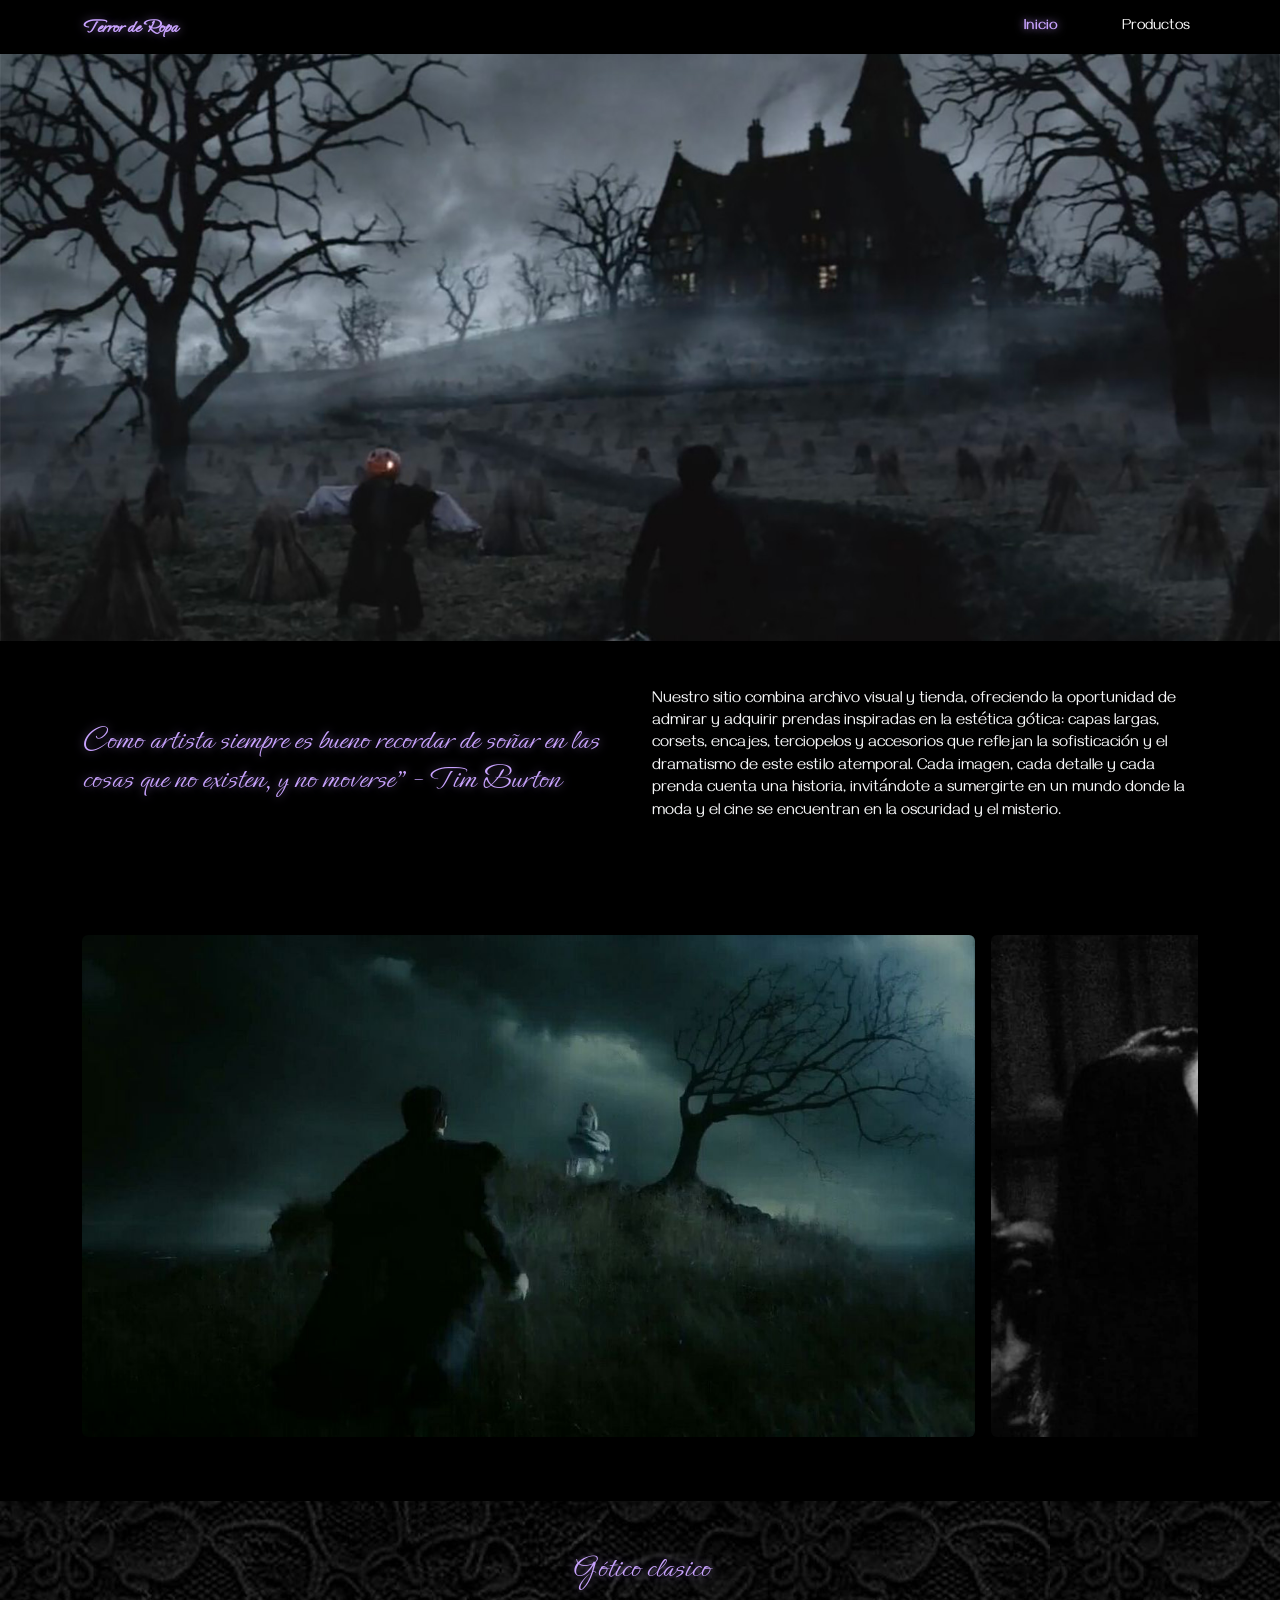
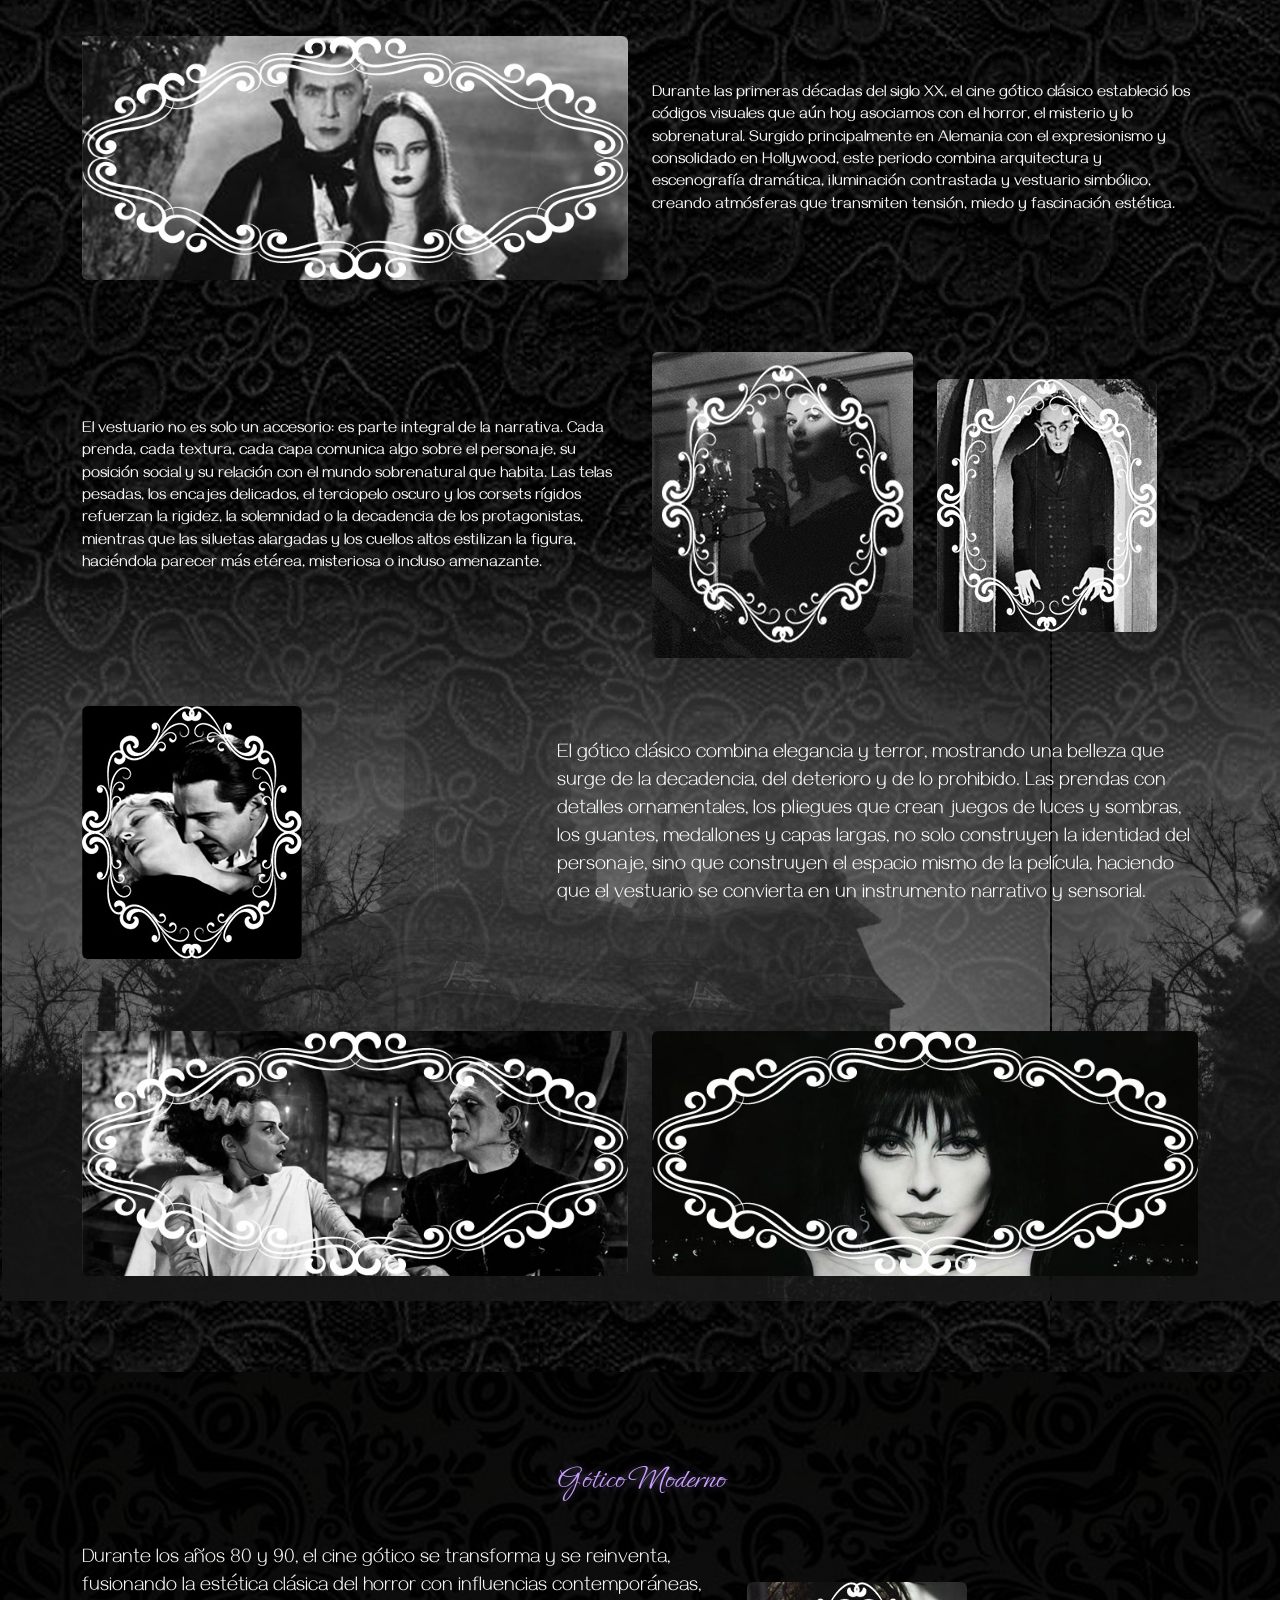
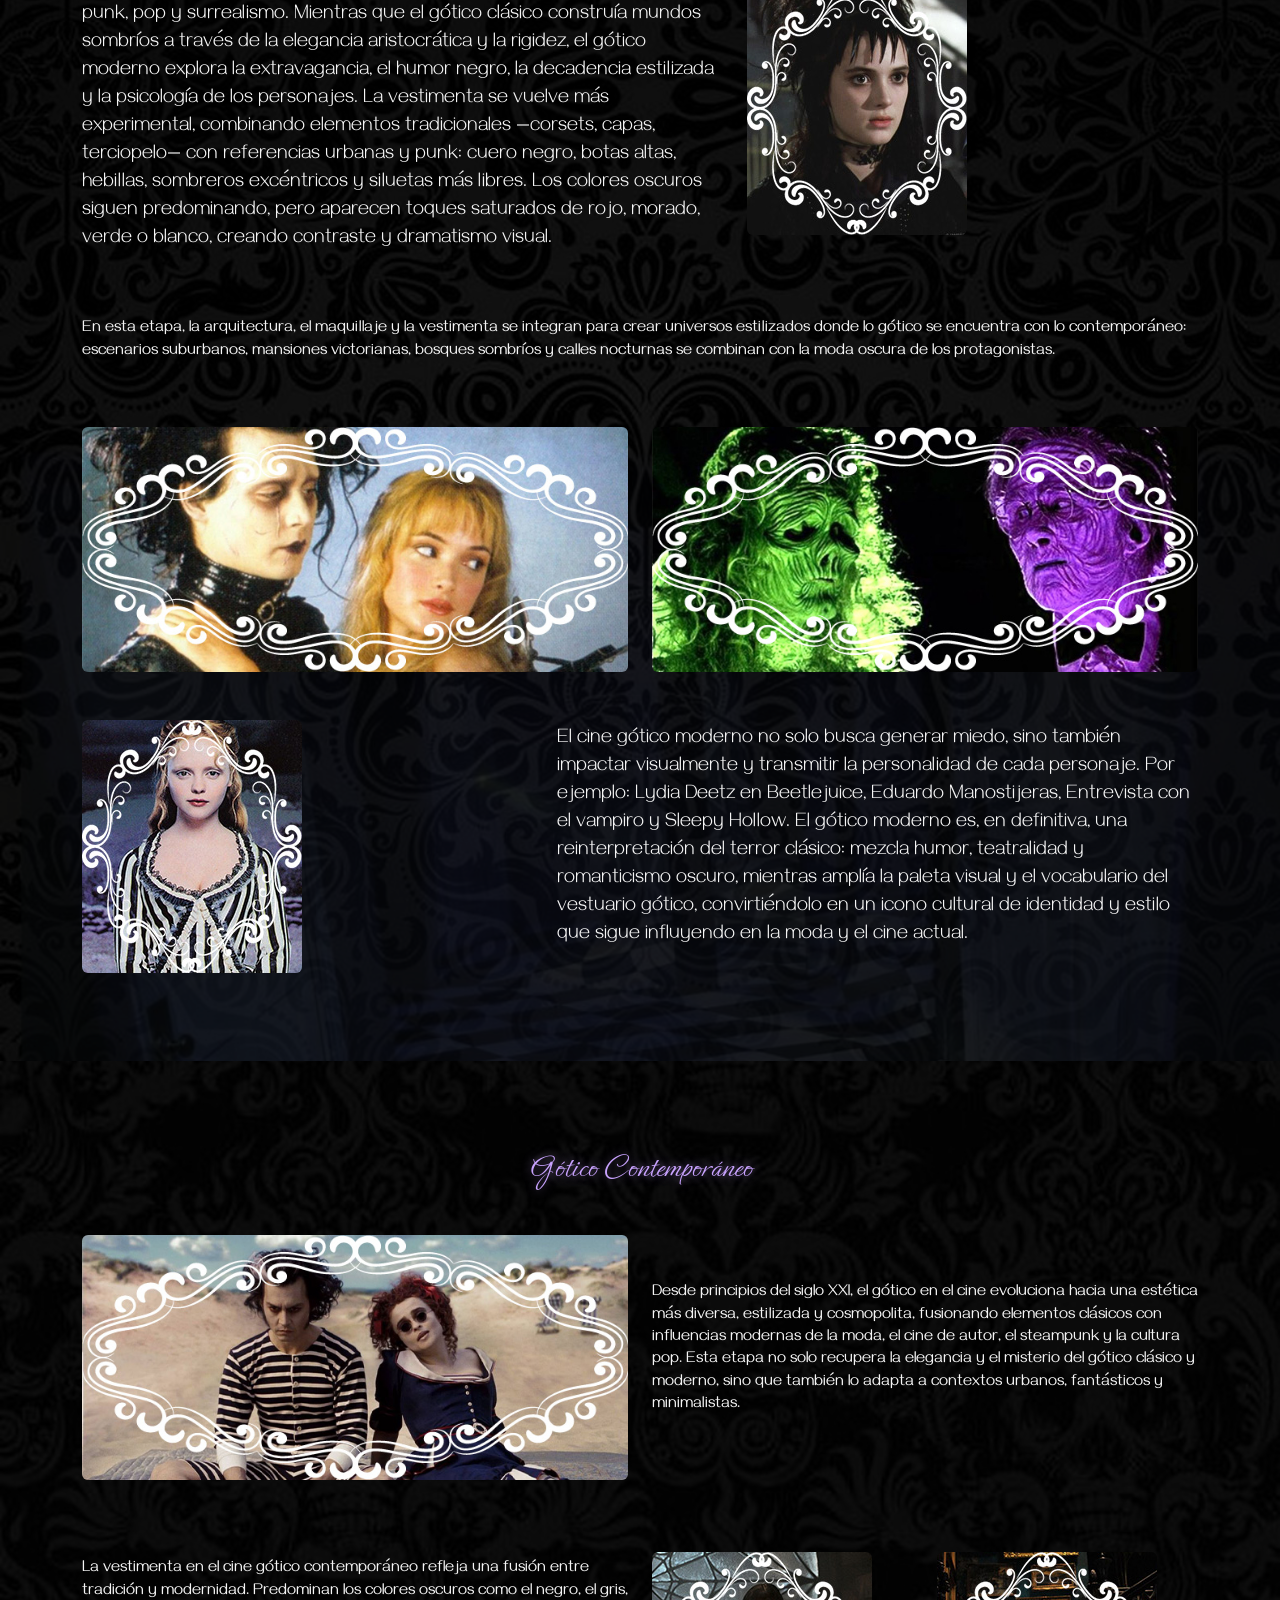
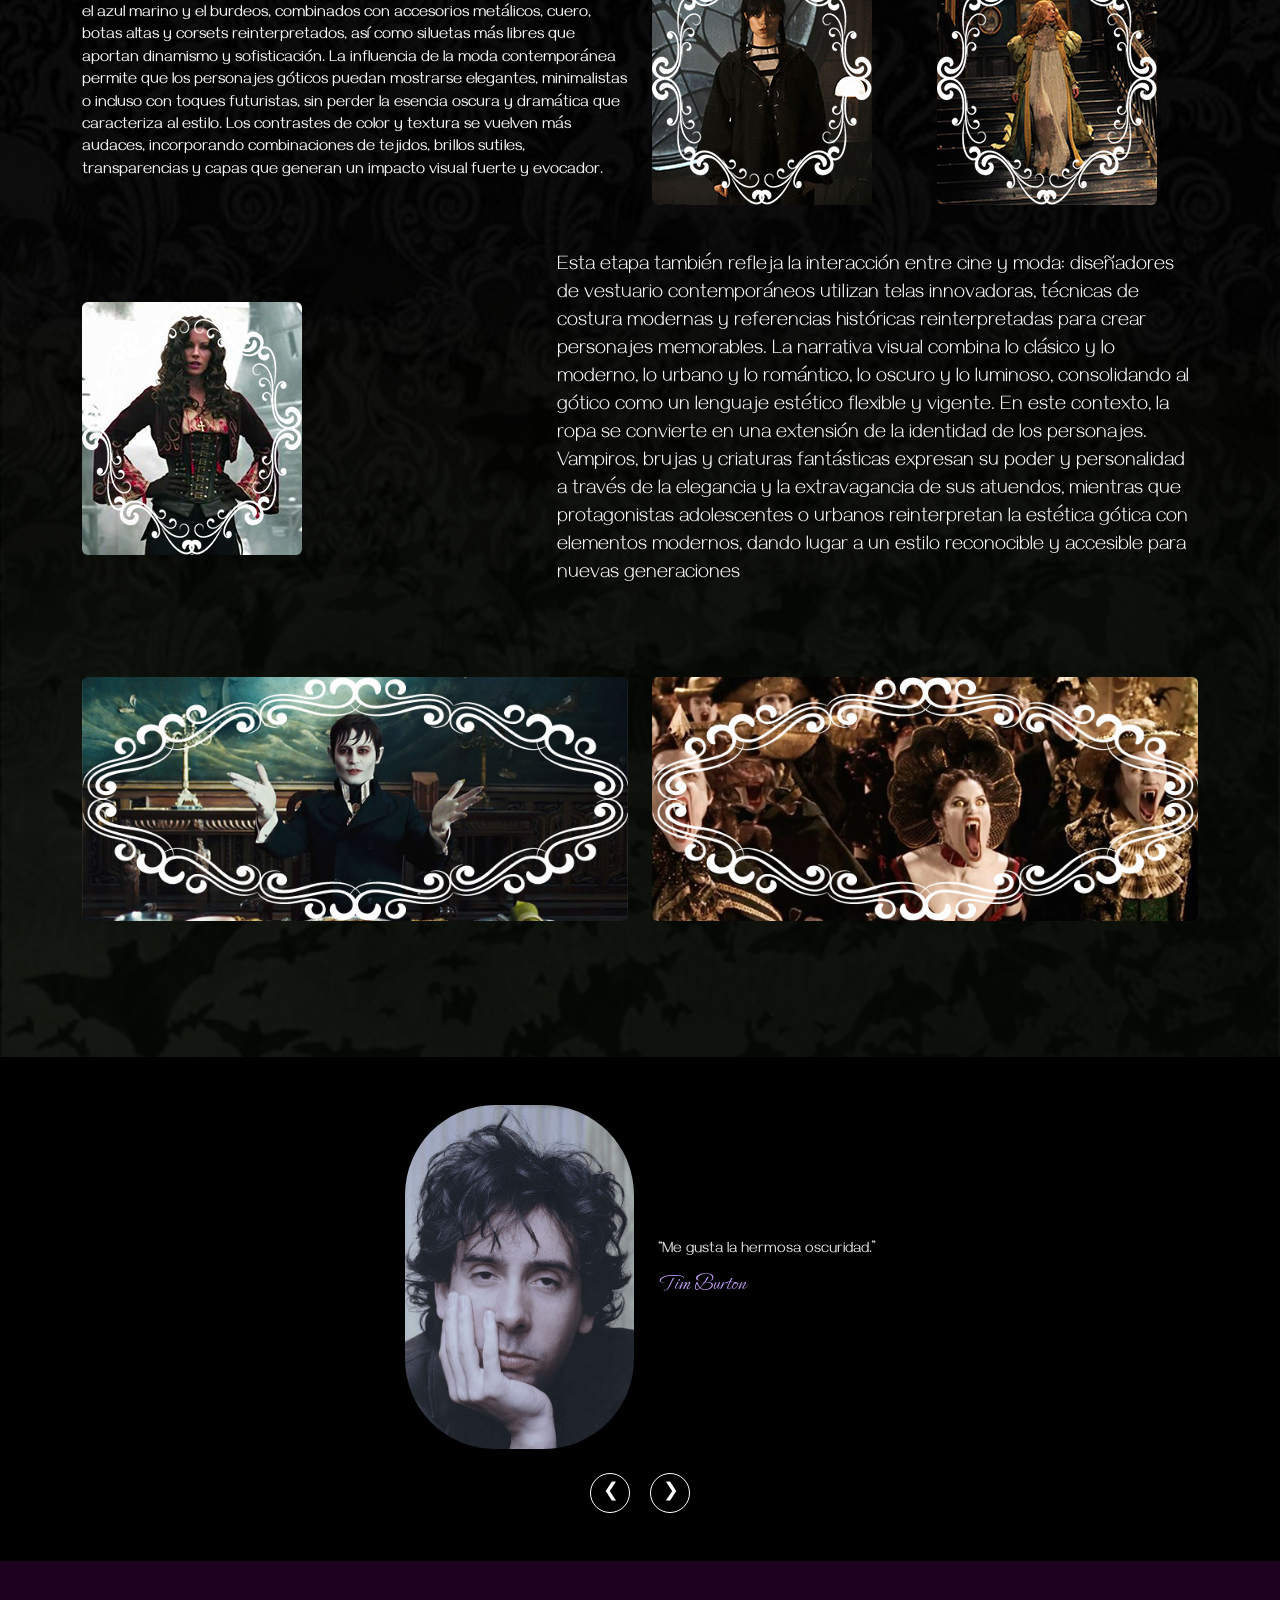
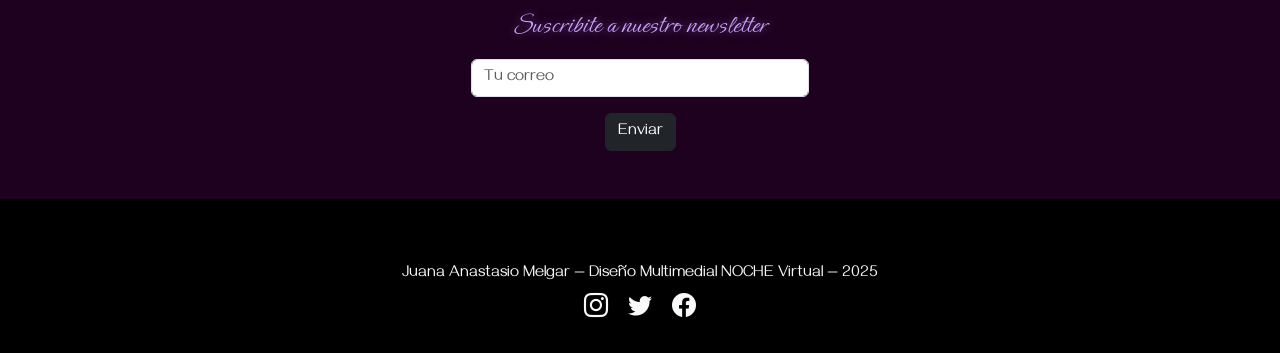
<file: index.html>
<!DOCTYPE html>
<html lang="es">
  <head>
    <meta charset="utf-8" />
    <meta name="viewport" content="width=device-width, initial-scale=1" />
    <title>Nombre de la página</title>

    <link
      href="https://cdn.jsdelivr.net/npm/bootstrap@5.3.2/dist/css/bootstrap.min.css"
      rel="stylesheet"/>

    <link
      href="https://fonts.googleapis.com/css2?family=Ephesis&family=Gayathri:wght@400;600&display=swap"
      rel="stylesheet"/>

    <link
      href="https://cdn.jsdelivr.net/npm/bootstrap-icons@1.11.3/font/bootstrap-icons.css"
      rel="stylesheet"/>

    <link rel="stylesheet" href="css/estilos.css" />
  </head>

  <body class="bg-black text-light">
    <!-- NAVBAR -->
    <header>
      <nav class="navbar navbar-expand-lg navbar-dark bg-black fixed-top">
        <div class="container">
          <a href="../index.html" class="titulo titulo navbar-brand fw-bold">Terror de Ropa</a>

          <button
            class="navbar-toggler"
            type="button"
            data-bs-toggle="collapse"
            data-bs-target="#navMenu">
            <span class="navbar-toggler-icon"></span>
          </button>

          <div class="collapse navbar-collapse" id="navMenu">
            <ul class="navbar-nav ms-auto">
              <li class="nav-item">
                <a href="../index.html" class="nav-link active">Inicio</a>
              </li>

              <li class="nav-item">
                <a href="secciones/productos.html" class="nav-link"
                  >Productos</a
                >
              </li>
            </ul>
          </div>
        </div>
      </nav>
    </header>

    <!-- HERO -->
    <section
      class="hero"
    >
      <picture>
        <source media="(max-width: 576px)" srcset="multimedia/intro_cel.jpg" />
        <source
          media="(max-width: 992px)"
          srcset="multimedia/intro_peli1_pc.jpg"
        />
        <img
          src="multimedia/intro_peli1_pc.jpg"
          alt="Portada productos"
          class="img-fluid w-100"
        />
      </picture>
    </section>
<!-- INTRO -->
    <section class="py-5 seccion-intro">
      <div class="container">
        <div class="row align-items-center">
          <div class="titulo col-md-6">
            <h2>
              Como artista siempre es bueno recordar de soñar en las cosas que
              no existen, y no moverse” – Tim Burton
            </h2>
          </div>
          <div class="col-md-6">
            <p>
              Nuestro sitio combina archivo visual y tienda, ofreciendo la
              oportunidad de admirar y adquirir prendas inspiradas en la
              estética gótica: capas largas, corsets, encajes, terciopelos y
              accesorios que reflejan la sofisticación y el dramatismo de este
              estilo atemporal. Cada imagen, cada detalle y cada prenda cuenta
              una historia, invitándote a sumergirte en un mundo donde la moda y
              el cine se encuentran en la oscuridad y el misterio.
            </p>
          </div>
        </div>
      </div>
    </section>

    <!-- 3 IMG SCROLL -->
    <section class="py-5 bg-black text-center">
      <div class="container">
        <div class="scroll-img-row">
          <picture>
            <source
              media="(max-width: 576px)"
              srcset="multimedia/img_peli1_cel.jpg"
            />
            <source
              media="(max-width: 992px)"
              srcset="multimedia/img_peli1.jpg"
            />
            <source
              media="(min-width: 993px)"
              srcset="multimedia/img_peli1.jpg"
            />
            <img
              src="multimedia/img_peli1.jpg"
              class="img-fluid rounded sombra"
              alt="Imagen 1"
            />
          </picture>

          <picture>
            <source
              media="(max-width: 576px)"
              srcset="multimedia/img_peli2_cel.jpg"
            />
            <source
              media="(max-width: 992px)"
              srcset="multimedia/img_peli2.jpg"
            />
            <source
              media="(min-width: 993px)"
              srcset="multimedia/img_peli2.jpg"
            />
            <img
              src="multimedia/img_peli2.jpg"
              class="img-fluid rounded sombra"
              alt="Imagen 2"
            />
          </picture>

          <picture>
            <source
              media="(max-width: 576px)"
              srcset="multimedia/img_peli3.jpg"
            />
            <source
              media="(max-width: 992px)"
              srcset="multimedia/img_peli3.jpg"
            />
            <source
              media="(min-width: 993px)"
              srcset="multimedia/img_peli3.jpg"
            />
            <img
              src="multimedia/img_peli3.jpg"
              class="img-fluid rounded sombra"
              alt="Imagen 3"
            />
          </picture>
        </div>
      </div>
    </section>

    <!-- SECCIONES TEMÁTICAS -->

    <section id="gotico-clasico" class="py-5">
      <div class="container">
        <h2 class="titulo text-center mb-4">Gótico clasico</h2>

        <!-- Fila 1 -->
        <div class="row g-4 align-items-center mt-4">
          <div class="col-md-6">
            <picture>
              <source
                media="(max-width: 576px)"
                srcset="multimedia/clasico1_cel.jpg"
              />
              <source
                media="(max-width: 992px)"
                srcset="multimedia/clasico1_pc.jpg"
              />
              <source
                media="(min-width: 993px)"
                srcset="multimedia/clasico1_pc.jpg"
              />
              <img
                src="multimedia/clasico1_pc.jpg"
                class="img-fluid rounded img-small"
              />
            </picture>
          </div>

          <div class="col-md-6">
            <p class="texto-grande">
              Durante las primeras décadas del siglo XX, el cine gótico clásico
              estableció los códigos visuales que aún hoy asociamos con el
              horror, el misterio y lo sobrenatural. Surgido principalmente en
              Alemania con el expresionismo y consolidado en Hollywood, este
              periodo combina arquitectura y escenografía dramática, iluminación
              contrastada y vestuario simbólico, creando atmósferas que
              transmiten tensión, miedo y fascinación estética.
            </p>
          </div>
        </div>

        <!-- Fila 2 -->
        <div class="row g-4 align-items-center mt-5">
          <div class="col-md-6">
            <p class="texto-grande">
              El vestuario no es solo un accesorio: es parte integral de la
              narrativa. Cada prenda, cada textura, cada capa comunica algo
              sobre el personaje, su posición social y su relación con el mundo
              sobrenatural que habita. Las telas pesadas, los encajes delicados,
              el terciopelo oscuro y los corsets rígidos refuerzan la rigidez,
              la solemnidad o la decadencia de los protagonistas, mientras que
              las siluetas alargadas y los cuellos altos estilizan la figura,
              haciéndola parecer más etérea, misteriosa o incluso amenazante.
            </p>
          </div>

          <div class="col-md-3">
            <picture>
              <source
                media="(max-width: 576px)"
                srcset="multimedia/clasico2_cel.jpg"
              />
              <source
                media="(max-width: 992px)"
                srcset="multimedia/clasico2_pc.jpg"
              />
              <source
                media="(min-width: 993px)"
                srcset="multimedia/clasico2_pc.jpg"
              />
              <img
                src="multimedia/clasico2_pc.jpg"
                class="img-fluid rounded img-small"
              />
            </picture>
          </div>

          <div class="col-md-3">
            <picture>
              <source
                media="(max-width: 576px)"
                srcset="multimedia/clasico3_cel.jpg"
              />
              <source
                media="(max-width: 992px)"
                srcset="multimedia/clasico3_pc.jpg"
              />
              <source
                media="(min-width: 993px)"
                srcset="multimedia/clasico3_pc.jpg"
              />
              <img
                src="multimedia/clasico3_pc.jpg"
                class="img-fluid rounded img-small"
              />
            </picture>
          </div>
        </div>

        <!-- Fila 3 -->
        <div class="row align-items-center mt-5">
          <div class="col-md-5">
            <picture>
              <source
                media="(max-width: 576px)"
                srcset="multimedia/clasico4_cel.jpg"
              />
              <source
                media="(max-width: 992px)"
                srcset="multimedia/clasico4_pc.jpg"
              />
              <source
                media="(min-width: 993px)"
                srcset="multimedia/clasico4_pc.jpg"
              />
              <img
                src="multimedia/clasico4_pc.jpg"
                class="img-fluid rounded img-small"
              />
            </picture>
          </div>

          <div class="col-md-7">
            <p class="lead">
              El gótico clásico combina elegancia y terror, mostrando una
              belleza que surge de la decadencia, del deterioro y de lo
              prohibido. Las prendas con detalles ornamentales, los pliegues que
              crean juegos de luces y sombras, los guantes, medallones y capas
              largas, no solo construyen la identidad del personaje, sino que
              construyen el espacio mismo de la película, haciendo que el
              vestuario se convierta en un instrumento narrativo y sensorial.
            </p>
          </div>
        </div>

        <!-- Fila 4 -->
        <div class="row g-4 mt-5 mb-5">
          <div class="col-md-6">
            <picture>
              <source
                media="(max-width: 576px)"
                srcset="multimedia/clasico5_cel.jpg"
              />
              <source
                media="(max-width: 992px)"
                srcset="multimedia/clasico5_pc.jpg"
              />
              <source
                media="(min-width: 993px)"
                srcset="multimedia/clasico5_pc.jpg"
              />
              <img
                src="multimedia/clasico5_pc.jpg"
                class="img-fluid rounded img-small"
              />
            </picture>
          </div>
          <div class="col-md-6">
            <picture>
              <source
                media="(max-width: 576px)"
                srcset="multimedia/clasico6_cel.jpg"
              />
              <source
                media="(max-width: 992px)"
                srcset="multimedia/clasico6_pc.jpg"
              />
              <source
                media="(min-width: 993px)"
                srcset="multimedia/clasico6_pc.jpg"
              />
              <img
                src="multimedia/clasico6_pc.jpg"
                class="img-fluid rounded img-small"
              />
            </picture>
          </div>
        </div>
      </div>
    </section>

    <section class="tema" id="moderno">
      <div class="overlay-dark"></div>
      <div class="container position-relative py-5">
        <h2 class="titulo text-center mb-5">Gótico Moderno</h2>

        <!-- Fila 1 -->
        <div class="row align-items-center mb-5">
          <div class="col-md-7">
            <p class="lead">
              Durante los años 80 y 90, el cine gótico se transforma y se
              reinventa, fusionando la estética clásica del horror con
              influencias contemporáneas, punk, pop y surrealismo. Mientras que
              el gótico clásico construía mundos sombríos a través de la
              elegancia aristocrática y la rigidez, el gótico moderno explora la
              extravagancia, el humor negro, la decadencia estilizada y la
              psicología de los personajes. La vestimenta se vuelve más
              experimental, combinando elementos tradicionales —corsets, capas,
              terciopelo— con referencias urbanas y punk: cuero negro, botas
              altas, hebillas, sombreros excéntricos y siluetas más libres. Los
              colores oscuros siguen predominando, pero aparecen toques
              saturados de rojo, morado, verde o blanco, creando contraste y
              dramatismo visual.
            </p>
          </div>

          <div class="col-md-5">
            <picture>
              <source
                media="(max-width: 576px)"
                srcset="multimedia/moderno1_cel.jpg"
              />
              <source
                media="(max-width: 992px)"
                srcset="multimedia/moderno1_pc.jpg"
              />
              <source
                media="(min-width: 993px)"
                srcset="multimedia/moderno1_pc.jpg"
              />
              <img
                src="multimedia/moderno1_pc.jpg"
                class="img-fluid rounded img-small"
              />
            </picture>
          </div>
        </div>

        <!-- Fila 2 -->
        <div class="row mb-5">
          <div class="col-12">
            <p>
              En esta etapa, la arquitectura, el maquillaje y la vestimenta se
              integran para crear universos estilizados donde lo gótico se
              encuentra con lo contemporáneo: escenarios suburbanos, mansiones
              victorianas, bosques sombríos y calles nocturnas se combinan con
              la moda oscura de los protagonistas.
            </p>
          </div>
        </div>

        <!-- Fila 3 -->
        <div class="row g-4 mb-5">
          <div class="col-md-6">
            <picture>
              <source
                media="(max-width: 576px)"
                srcset="multimedia/moderno2_cel.jpg"
              />
              <source
                media="(max-width: 992px)"
                srcset="multimedia/moderno2_pc.jpg"
              />
              <source
                media="(min-width: 993px)"
                srcset="multimedia/moderno2_pc.jpg"
              />
              <img
                src="multimedia/moderno2_pc.jpg"
                class="img-fluid rounded img-small"
              />
            </picture>
          </div>
          <div class="col-md-6">
            <picture>
              <source
                media="(max-width: 576px)"
                srcset="multimedia/moderno3_cel.jpg"
              />
              <source
                media="(max-width: 992px)"
                srcset="multimedia/moderno3_pc.jpg"
              />
              <source
                media="(min-width: 993px)"
                srcset="multimedia/moderno3_pc.jpg"
              />
              <img
                src="multimedia/moderno3_pc.jpg"
                class="img-fluid rounded img-small"
              />
            </picture>
          </div>
        </div>

        <!-- Fila 4 -->
        <div class="row align-items-center mt-5">
          <div class="col-md-5">
            <picture>
              <source
                media="(max-width: 576px)"
                srcset="multimedia/moderno4_cel.jpg"
              />
              <source
                media="(max-width: 992px)"
                srcset="multimedia/moderno4_pc.jpg"
              />
              <source
                media="(min-width: 993px)"
                srcset="multimedia/moderno4_pc.jpg"
              />
              <img
                src="multimedia/moderno4_pc.jpg"
                class="img-fluid rounded img-small"
              />
            </picture>
          </div>

          <div class="col-md-7">
            <p class="lead">
              El cine gótico moderno no solo busca generar miedo, sino también
              impactar visualmente y transmitir la personalidad de cada
              personaje. Por ejemplo: Lydia Deetz en Beetlejuice, Eduardo
              Manostijeras, Entrevista con el vampiro y Sleepy Hollow. El gótico
              moderno es, en definitiva, una reinterpretación del terror
              clásico: mezcla humor, teatralidad y romanticismo oscuro, mientras
              amplía la paleta visual y el vocabulario del vestuario gótico,
              convirtiéndolo en un icono cultural de identidad y estilo que
              sigue influyendo en la moda y el cine actual.
            </p>
          </div>
        </div>
      </div>
    </section>

    <section class="tema" id="contemporaneo">
      <div class="overlay-dark"></div>
      <div class="container position-relative py-5">
        <h2 class="titulo text-center mb-4">Gótico Contemporáneo</h2>

        <!-- Fila 1 -->
        <div class="row g-4 align-items-center mt-4">
          <div class="col-md-6">
            <picture>
              <source
                media="(max-width: 576px)"
                srcset="multimedia/contempo1_cel.jpg"
              />
              <source
                media="(max-width: 992px)"
                srcset="multimedia/contempo1_pc.jpg"
              />
              <source
                media="(min-width: 993px)"
                srcset="multimedia/contempo1_pc.jpg"
              />
              <img
                src="multimedia/contempo1_pc.jpg"
                class="img-fluid rounded img-small"
              />
            </picture>
          </div>

          <div class="col-md-6">
            <p class="texto-grande">
              Desde principios del siglo XXI, el gótico en el cine evoluciona
              hacia una estética más diversa, estilizada y cosmopolita,
              fusionando elementos clásicos con influencias modernas de la moda,
              el cine de autor, el steampunk y la cultura pop. Esta etapa no
              solo recupera la elegancia y el misterio del gótico clásico y
              moderno, sino que también lo adapta a contextos urbanos,
              fantásticos y minimalistas.
            </p>
          </div>
        </div>

        <!-- Fila 2 -->
        <div class="row g-4 align-items-center mt-5">
          <div class="col-md-6">
            <p class="texto-grande">
              La vestimenta en el cine gótico contemporáneo refleja una fusión
              entre tradición y modernidad. Predominan los colores oscuros como
              el negro, el gris, el azul marino y el burdeos, combinados con
              accesorios metálicos, cuero, botas altas y corsets
              reinterpretados, así como siluetas más libres que aportan
              dinamismo y sofisticación. La influencia de la moda contemporánea
              permite que los personajes góticos puedan mostrarse elegantes,
              minimalistas o incluso con toques futuristas, sin perder la
              esencia oscura y dramática que caracteriza al estilo. Los
              contrastes de color y textura se vuelven más audaces, incorporando
              combinaciones de tejidos, brillos sutiles, transparencias y capas
              que generan un impacto visual fuerte y evocador.
            </p>
          </div>

          <div class="col-md-3">
            <picture>
              <source
                media="(max-width: 576px)"
                srcset="multimedia/contempo2_cel.jpg"
              />
              <source
                media="(max-width: 992px)"
                srcset="multimedia/contempo2_pc.jpg"
              />
              <source
                media="(min-width: 993px)"
                srcset="multimedia/contempo2_pc.jpg"
              />
              <img
                src="multimedia/contempo2_pc.jpg"
                class="img-fluid rounded img-small"
              />
            </picture>
          </div>

          <div class="col-md-3">
            <picture>
              <source
                media="(max-width: 576px)"
                srcset="multimedia/contempo3_cel.jpg"
              />
              <source
                media="(max-width: 992px)"
                srcset="multimedia/contempo3_pc.jpg"
              />
              <source
                media="(min-width: 993px)"
                srcset="multimedia/contempo3_pc.jpg"
              />
              <img
                src="multimedia/contempo3_pc.jpg"
                class="img-fluid rounded img-small"
              />
            </picture>
          </div>
        </div>

        <!-- Fila 3 -->
        <div class="row align-items-center mt-5">
          <div class="col-md-5">
            <picture>
              <source
                media="(max-width: 576px)"
                srcset="multimedia/contempo4_cel.jpg"
              />
              <source
                media="(max-width: 992px)"
                srcset="multimedia/contempo4_pc.jpg"
              />
              <source
                media="(min-width: 993px)"
                srcset="multimedia/contempo4_pc.jpg"
              />
              <img
                src="multimedia/contempo4_pc.jpg"
                class="img-fluid rounded img-small"
              />
            </picture>
          </div>

          <div class="col-md-7">
            <p class="lead">
              Esta etapa también refleja la interacción entre cine y moda:
              diseñadores de vestuario contemporáneos utilizan telas
              innovadoras, técnicas de costura modernas y referencias históricas
              reinterpretadas para crear personajes memorables. La narrativa
              visual combina lo clásico y lo moderno, lo urbano y lo romántico,
              lo oscuro y lo luminoso, consolidando al gótico como un lenguaje
              estético flexible y vigente. En este contexto, la ropa se
              convierte en una extensión de la identidad de los personajes.
              Vampiros, brujas y criaturas fantásticas expresan su poder y
              personalidad a través de la elegancia y la extravagancia de sus
              atuendos, mientras que protagonistas adolescentes o urbanos
              reinterpretan la estética gótica con elementos modernos, dando
              lugar a un estilo reconocible y accesible para nuevas generaciones
            </p>
          </div>
        </div>

        <!-- Fila 4 -->
        <div class="row g-4 mt-5 mb-5">
          <div class="col-md-6">
            <picture>
              <source
                media="(max-width: 576px)"
                srcset="multimedia/contempo5_cel.jpg"
              />
              <source
                media="(max-width: 992px)"
                srcset="multimedia/contempo5_pc.jpg"
              />
              <source
                media="(min-width: 993px)"
                srcset="multimedia/contempo5_pc.jpg"
              />
              <img
                src="multimedia/contempo5_pc.jpg"
                class="img-fluid rounded img-small"
              />
            </picture>
          </div>
          <div class="col-md-6">
            <picture>
              <source
                media="(max-width: 576px)"
                srcset="multimedia/contempo6_cel.jpg"
              />
              <source
                media="(max-width: 992px)"
                srcset="multimedia/contempo6_pc.jpg"
              />
              <source
                media="(min-width: 993px)"
                srcset="multimedia/contempo6_pc.jpg"
              />
              <img
                src="multimedia/contempo6_pc.jpg"
                class="img-fluid rounded img-small"
              />
            </picture>
          </div>
        </div>
      </div>
    </section>

    <!-- CARRUSEL -->
    <section class="py-5 carrusel-autores">
      <div class="container d-flex flex-column align-items-center">
        <div
          id="carruselAutores"
          class="carousel slide"
          data-bs-ride="carousel"
        >
          <div class="carousel-inner">
            <div class="carousel-item active">
              <div
                class="d-flex justify-content-center align-items-center gap-4 slide-contenido"
              >
                <picture>
                  <source
                    media="(max-width: 576px)"
                    srcset="multimedia/nota_autor1_cel.jpg"
                  />
                  <source
                    media="(max-width: 992px)"
                    srcset="multimedia/nota_autor1.jpg"
                  />
                  <source
                    media="(min-width: 993px)"
                    srcset="multimedia/nota_autor1.jpg"
                  />
                  <img
                    src="multimedia/nota_autor1.jpg"
                    class="foto-autor"
                    alt="Autor 1"
                  />
                </picture>
                <div class="texto-autor">
                  <p class="frase">“Me gusta la hermosa oscuridad.”</p>
                  <p class="autor">Tim Burton</p>
                </div>
              </div>
            </div>

            <div class="carousel-item">
              <div
                class="d-flex justify-content-center align-items-center gap-4 slide-contenido"
              >
                <picture>
                  <source
                    media="(max-width: 576px)"
                    srcset="multimedia/nota_autor2_cel.jpg"
                  />
                  <source
                    media="(max-width: 992px)"
                    srcset="multimedia/nota_autor2.jpg"
                  />
                  <source
                    media="(min-width: 993px)"
                    srcset="multimedia/nota_autor2.jpg"
                  />
                  <img
                    src="multimedia/nota_autor2.jpg"
                    class="foto-autor"
                    alt="Autor 2"
                  />
                </picture>
                <div class="texto-autor">
                  <p class="frase">
                    “Los cuentos de hadas son más que verdad: no porque nos
                    digan que los dragones existen, sino porque nos enseñan que
                    pueden ser vencidos.”
                  </p>
                  <p class="autor">Guillermo del Toro</p>
                </div>
              </div>
            </div>
          </div>

          <div class="text-center mt-4">
            <button
              class="btn flecha me-3"
              type="button"
              data-bs-target="#carruselAutores"
              data-bs-slide="prev"
            >
              ❮
            </button>
            <button
              class="btn flecha"
              type="button"
              data-bs-target="#carruselAutores"
              data-bs-slide="next"
            >
              ❯
            </button>
          </div>
        </div>
      </div>
    </section>

    <section class="py-5 text-center fondo-newsletter">
      <div class="container">
        <h3 class="titulo mb-3">Suscribite a nuestro newsletter</h3>
        <form class="d-inline-block" style="max-width: 400px">
          <input
            type="email"
            class="form-control mb-3"
            placeholder="Tu correo"
          />
          <button type="submit" class="btn btn-dark">Enviar</button>
        </form>
      </div>
    </section>

    <footer class="py-4 bg-black text-center">
      <p class="mb-0">
        Juana Anastasio Melgar — Diseño Multimedial NOCHE Virtual — 2025
      </p>
      <div class="mt-2">
        <a href="#" class="text-light mx-2"
          ><i class="bi bi-instagram fs-4"></i
        ></a>
        <a href="#" class="text-light mx-2"
          ><i class="bi bi-twitter fs-4"></i
        ></a>
        <a href="#" class="text-light mx-2"
          ><i class="bi bi-facebook fs-4"></i
        ></a>
      </div>
    </footer>

    <script src="https://cdn.jsdelivr.net/npm/bootstrap@5.3.2/dist/js/bootstrap.bundle.min.js"></script>
  </body>
</html>
</file>
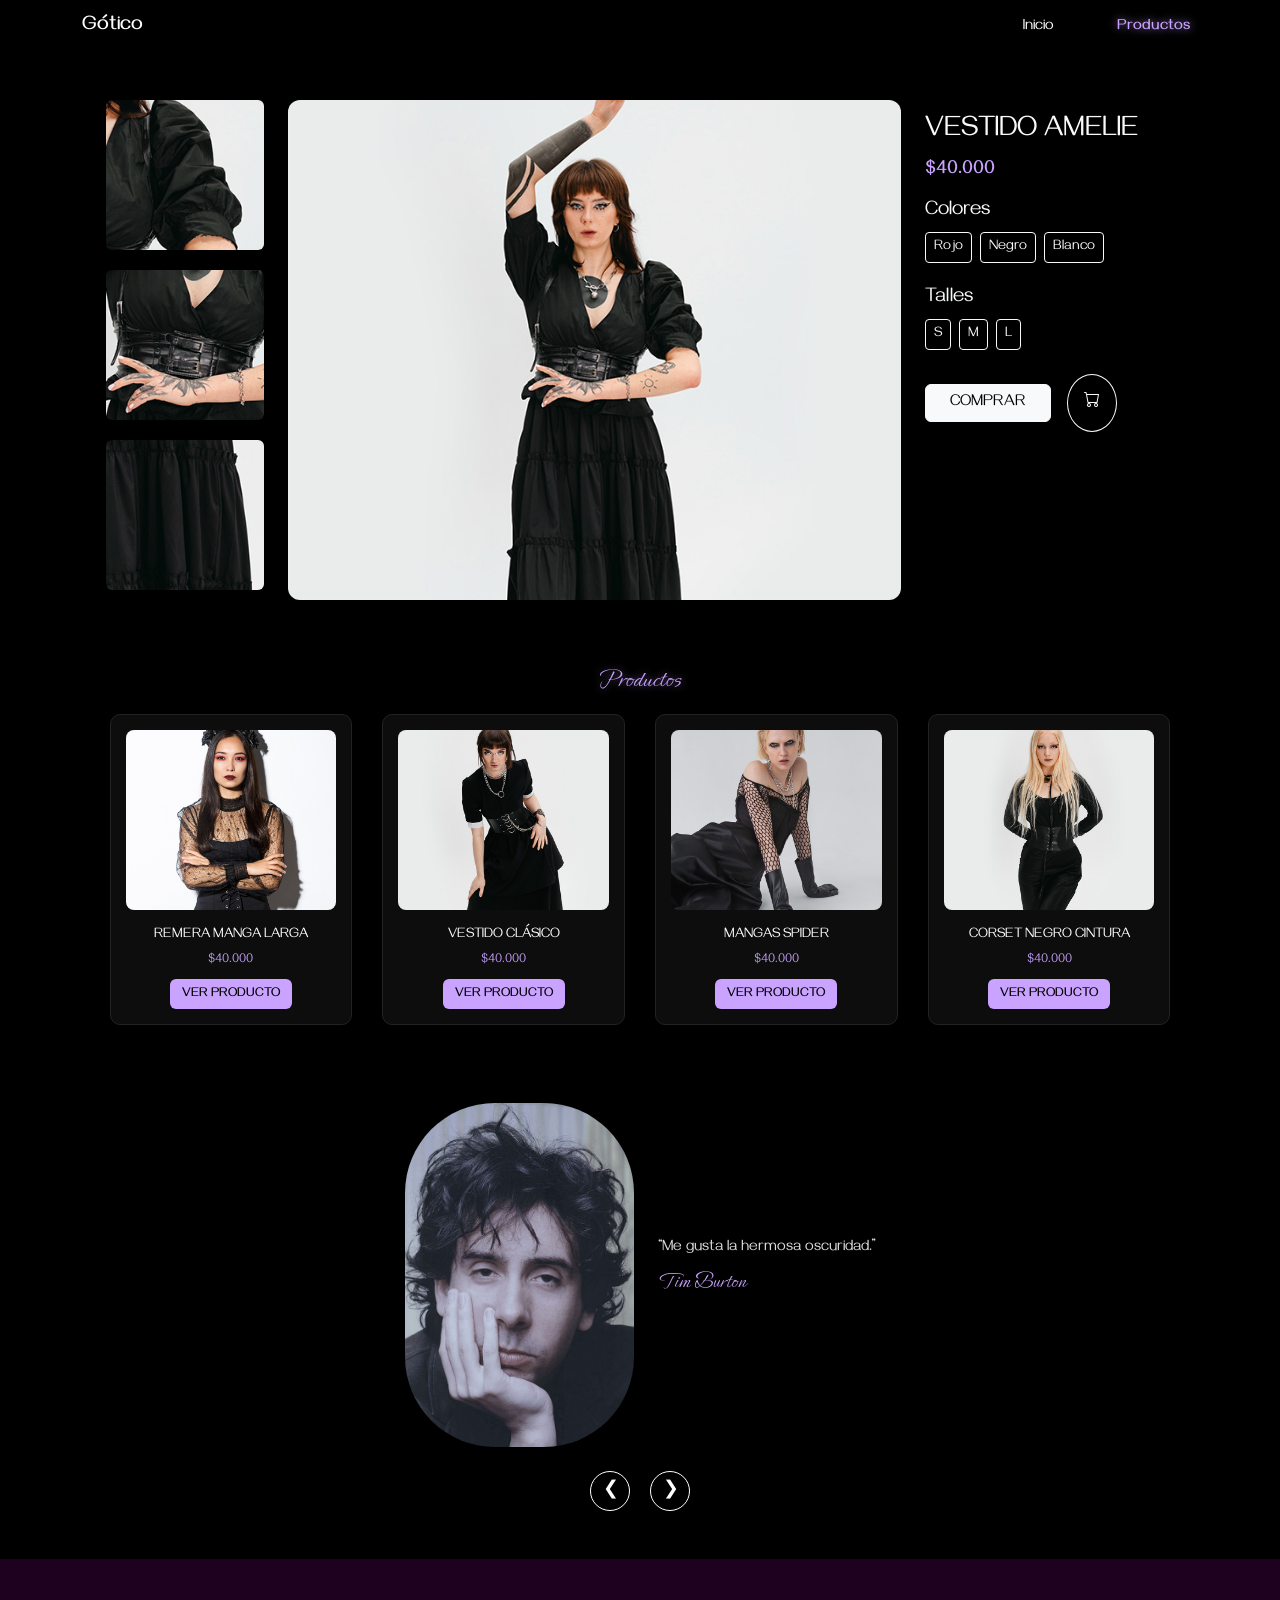
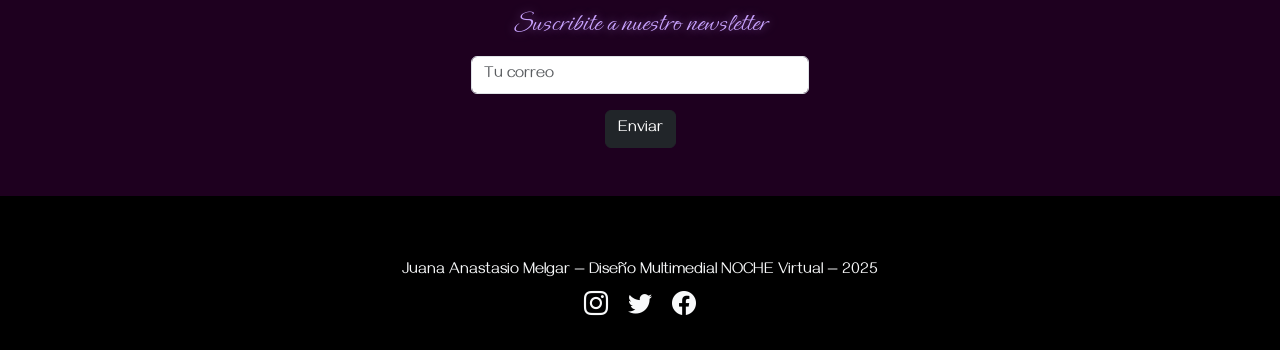
<file: secciones/detalle-producto.html>
<!DOCTYPE html>
<html lang="es">
  <head>
    <meta charset="UTF-8" />
    <meta name="viewport" content="width=device-width, initial-scale=1.0" />
    <title>Detalle del Producto</title>

    <link
      href="https://cdn.jsdelivr.net/npm/bootstrap@5.3.2/dist/css/bootstrap.min.css"
      rel="stylesheet"
    />

    <link
      href="https://fonts.googleapis.com/css2?family=Ephesis&family=Gayathri:wght@400;600&display=swap"
      rel="stylesheet"
    />

    <link
      href="https://cdn.jsdelivr.net/npm/bootstrap-icons@1.11.3/font/bootstrap-icons.css"
      rel="stylesheet"
    />

    <link rel="stylesheet" href="../css/estilos.css" />
  </head>

  <body class="bg-black text-light">
    <!-- NAVBAR -->
    <header>
      <nav class="navbar navbar-expand-lg navbar-dark bg-black fixed-top">
        <div class="container">
          <a href="../index.html" class="navbar-brand fw-bold">Gótico</a>

          <button
            class="navbar-toggler"
            type="button"
            data-bs-toggle="collapse"
            data-bs-target="#navMenu"
          >
            <span class="navbar-toggler-icon"></span>
          </button>

          <div class="collapse navbar-collapse" id="navMenu">
            <ul class="navbar-nav ms-auto">
              <li class="nav-item">
                <a href="../index.html" class="nav-link">Inicio</a>
              </li>

              <li class="nav-item">
                <a href="productos.html" class="nav-link active">Productos</a>
              </li>

            </ul>
          </div>
        </div>
      </nav>
    </header>

  <!-- DETALLE PRODUCTOS -->
    <section class="container detalle-producto">
      <div class="row g-4">
        <div class="col-12 col-md-3 col-lg-2 minis-col order-md-1">
          <picture class="mini-img sombra">
            <source
              srcset="../multimedia/detalle_producto.jpg"
              media="(min-width: 991px)"
            />
            <source
              srcset="../multimedia/detalle_producto.jpg"
              media="(min-width: 556px)"
            />
            <img
              src="../multimedia/detalle_producto.jpg"
              class="img-fluid"
              alt="Mini imagen 1"
            />
          </picture>

          <picture class="mini-img sombra">
            <source
              srcset="../multimedia/detalle2_producto.jpg"
              media="(min-width: 991px)"
            />
            <source
              srcset="../multimedia/detalle2_producto.jpg"
              media="(min-width: 556px)"
            />
            <img
              src="../multimedia/detalle2_producto.jpg"
              class="img-fluid"
              alt="Mini imagen 2"
            />
          </picture>

          <picture class="mini-img sombra">
            <source
              srcset="../multimedia/detalle3_producto.jpg"
              media="(min-width: 991px)"
            />
            <source
              srcset="../multimedia/detalle3_producto.jpg"
              media="(min-width: 556px)"
            />
            <img
              src="../multimedia/detalle3_producto.jpg"
              class="img-fluid"
              alt="Mini imagen 3"
            />
          </picture>
        </div>

        <div class="col-12 col-md-9 col-lg-7 order-md-2">
          <picture>
            <source
              srcset="../multimedia/top3_pc.jpg"
              media="(min-width: 991px)"
            />
            <source
              srcset="../multimedia/top3_pc"
              media="(min-width: 556px)"
            />
          <img
            src="../multimedia/top3_pc.jpg"
            class="img-fluid img-grande sombra"
            alt=""
          />
          </picture>
        </div>

        <div class="col-12 col-md-12 col-lg-3 order-md-3">
          <h2 class="titulo-producto">VESTIDO AMELIE</h2>
          <p class="precio-detalle">$40.000</p>

          <h5>Colores</h5>
          <div class="d-flex gap-2 mb-4">
            <button class="btn btn-outline-light btn-sm">Rojo</button>
            <button class="btn btn-outline-light btn-sm">Negro</button>
            <button class="btn btn-outline-light btn-sm">Blanco</button>
          </div>

          <h5>Talles</h5>
          <div class="d-flex gap-2 mb-4">
            <button class="btn btn-outline-light btn-sm">S</button>
            <button class="btn btn-outline-light btn-sm">M</button>
            <button class="btn btn-outline-light btn-sm">L</button>
          </div>

          <div class="d-flex align-items-center gap-3 mt-4">
            <button class="btn btn-light px-4">COMPRAR</button>
            <button class="btn btn-outline-light rounded-circle p-3">
              <i class="bi bi-cart"></i>
            </button>
          </div>
        </div>
      </div>
    </section>

<section class="productos">
      <h2 class="titulo-centro">Productos</h2>

      <div class="productos-grid">
        <div class="producto">
          <picture>
              <source
                media="(max-width: 576px)"
                srcset="../multimedia/pantalon2_cel.jpg"
              />
              <source
                media="(max-width: 992px)"
                srcset="../multimedia/pantalon2_pc.jpg"
              />
              <source
                media="(min-width: 993px)"
                srcset="../multimedia/pantalon2_pc.jpg"
              />
              <img src="../multimedia/pantalon2_pc.jpg" alt="" />
            </picture>
          <h3>REMERA MANGA LARGA</h3>
          <p class="precio">$40.000</p>
          <a href="detalle-producto.html" class="btn-ver">VER PRODUCTO</a>
        </div>

        <div class="producto">
          <picture>
              <source
                media="(max-width: 576px)"
                srcset="../multimedia/top1_cel.jpg"
              />
              <source
                media="(max-width: 992px)"
                srcset="../multimedia/top1_pc.jpg"
              />
              <source
                media="(min-width: 993px)"
                srcset="../multimedia/top1_pc.jpg"
              />
              <img src="../multimedia/top1_pc.jpg" alt="" />
            </picture>
          <h3>VESTIDO CLÁSICO</h3>
          <p class="precio">$40.000</p>
          <a href="detalle-producto.html" class="btn-ver">VER PRODUCTO</a>
        </div>

        <div class="producto">
          <picture>
              <source
                media="(max-width: 576px)"
                srcset="../multimedia/zapa1_cel.jpg"
              />
              <source
                media="(max-width: 992px)"
                srcset="../multimedia/zapa1_pc.jpg"
              />
              <source
                media="(min-width: 993px)"
                srcset="../multimedia/zapa1_pc.jpg"
              />
              <img src="../multimedia/zapa1_pc.jpg" alt="" />
            </picture>
          <h3>MANGAS SPIDER</h3>
          <p class="precio">$40.000</p>
          <a href="detalle-producto.html" class="btn-ver">VER PRODUCTO</a>
        </div>

        <div class="producto">
          <picture>
              <source
                media="(max-width: 576px)"
                srcset="../multimedia/zapa4_cel.jpg"
              />
              <source
                media="(max-width: 992px)"
                srcset="../multimedia/zapa4_pc.jpg"
              />
              <source
                media="(min-width: 993px)"
                srcset="../multimedia/zapa4_pc.jpg"
              />
              <img src="../multimedia/zapa4_pc.jpg" alt="" />
            </picture>
          <h3>CORSET NEGRO CINTURA</h3>
          <p class="precio">$40.000</p>
          <a href="detalle-producto.html" class="btn-ver">VER PRODUCTO</a>
        </div>
      </div>
    </section>

    <!-- CARRUSEL -->
    <section class="py-5 carrusel-autores">
      <div class="container d-flex flex-column align-items-center">
        <div
          id="carruselAutores"
          class="carousel slide"
          data-bs-ride="carousel"
        >
          <div class="carousel-inner">
            <div class="carousel-item active">
              <div
                class="d-flex justify-content-center align-items-center gap-4 slide-contenido"
              >
                <picture>
                  <source
                    media="(max-width: 576px)"
                    srcset="../multimedia/nota_autor1_cel.jpg"
                  />
                  <source
                    media="(max-width: 992px)"
                    srcset="../multimedia/nota_autor1.jpg"
                  />
                  <source
                    media="(min-width: 993px)"
                    srcset="../multimedia/nota_autor1.jpg"
                  />
                  <img
                    src="../multimedia/nota_autor1.jpg"
                    class="foto-autor"
                    alt="Autor 1"
                  />
                </picture>
                <div class="texto-autor">
                  <p class="frase">“Me gusta la hermosa oscuridad.”</p>
                  <p class="autor">Tim Burton</p>
                </div>
              </div>
            </div>

            <div class="carousel-item">
              <div
                class="d-flex justify-content-center align-items-center gap-4 slide-contenido"
              >
                <picture>
                  <source
                    media="(max-width: 576px)"
                    srcset="../multimedia/nota_autor2_cel.jpg"
                  />
                  <source
                    media="(max-width: 992px)"
                    srcset="../multimedia/nota_autor2.jpg"
                  />
                  <source
                    media="(min-width: 993px)"
                    srcset="../multimedia/nota_autor2.jpg"
                  />
                  <img
                    src="../multimedia/nota_autor2.jpg"
                    class="foto-autor"
                    alt="Autor 2"
                  />
                </picture>
                <div class="texto-autor">
                  <p class="frase">
                    “Los cuentos de hadas son más que verdad: no porque nos
                    digan que los dragones existen, sino porque nos enseñan que
                    pueden ser vencidos.”
                  </p>
                  <p class="autor">Guillermo del Toro</p>
                </div>
              </div>
            </div>
          </div>

          <div class="text-center mt-4">
            <button
              class="btn flecha me-3"
              type="button"
              data-bs-target="#carruselAutores"
              data-bs-slide="prev"
            >
              ❮
            </button>
            <button
              class="btn flecha"
              type="button"
              data-bs-target="#carruselAutores"
              data-bs-slide="next"
            >
              ❯
            </button>
          </div>
        </div>
      </div>
    </section>

    <section class="py-5 text-center fondo-newsletter">
      <div class="container">
        <h3 class="titulo mb-3">Suscribite a nuestro newsletter</h3>
        <form class="d-inline-block" style="max-width: 400px">
          <input
            type="email"
            class="form-control mb-3"
            placeholder="Tu correo"
          />
          <button type="submit" class="btn btn-dark">Enviar</button>
        </form>
      </div>
    </section>

    <footer class="py-4 bg-black text-center">
      <p class="mb-0">
        Juana Anastasio Melgar — Diseño Multimedial NOCHE Virtual — 2025
      </p>
      <div class="mt-2">
        <a href="#" class="text-light mx-2"
          ><i class="bi bi-instagram fs-4"></i
        ></a>
        <a href="#" class="text-light mx-2"
          ><i class="bi bi-twitter fs-4"></i
        ></a>
        <a href="#" class="text-light mx-2"
          ><i class="bi bi-facebook fs-4"></i
        ></a>
      </div>
    </footer>

    <script src="https://cdn.jsdelivr.net/npm/bootstrap@5.3.2/dist/js/bootstrap.bundle.min.js"></script>
  </body>
</html>
</file>
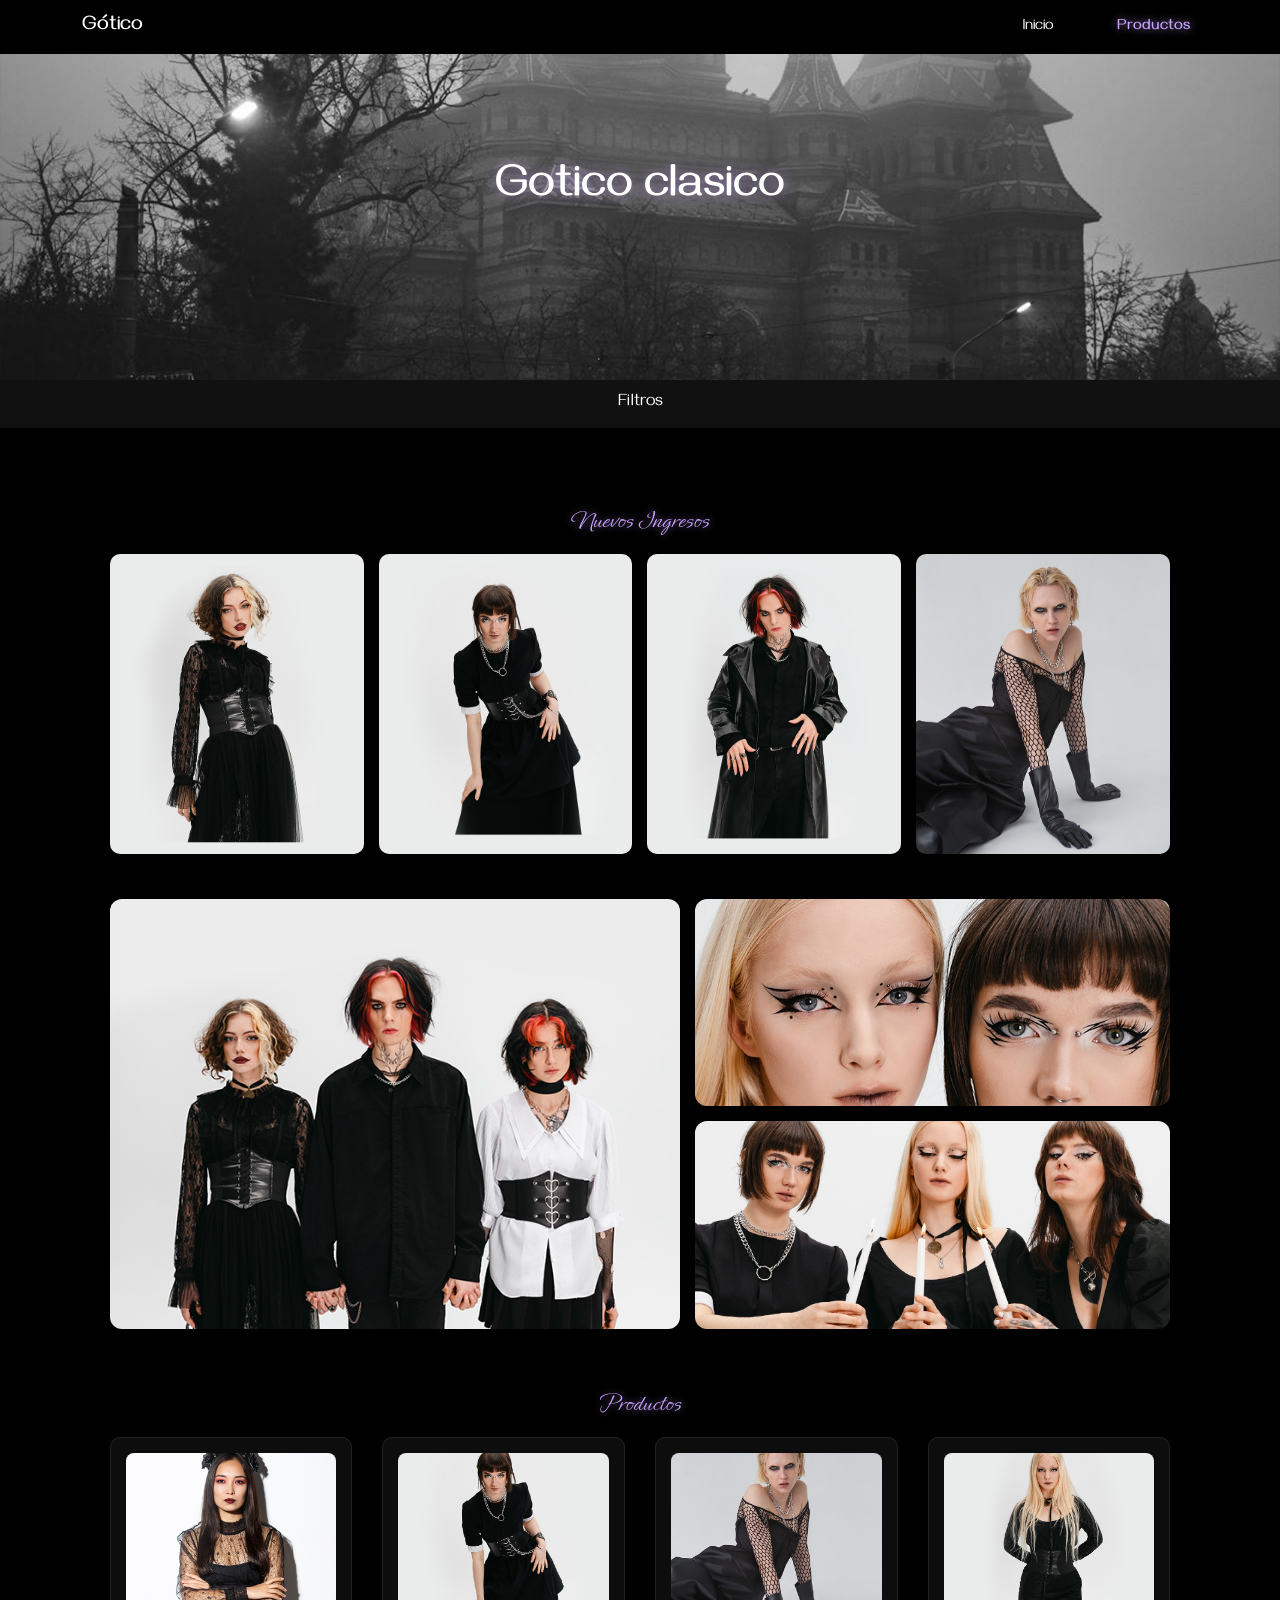
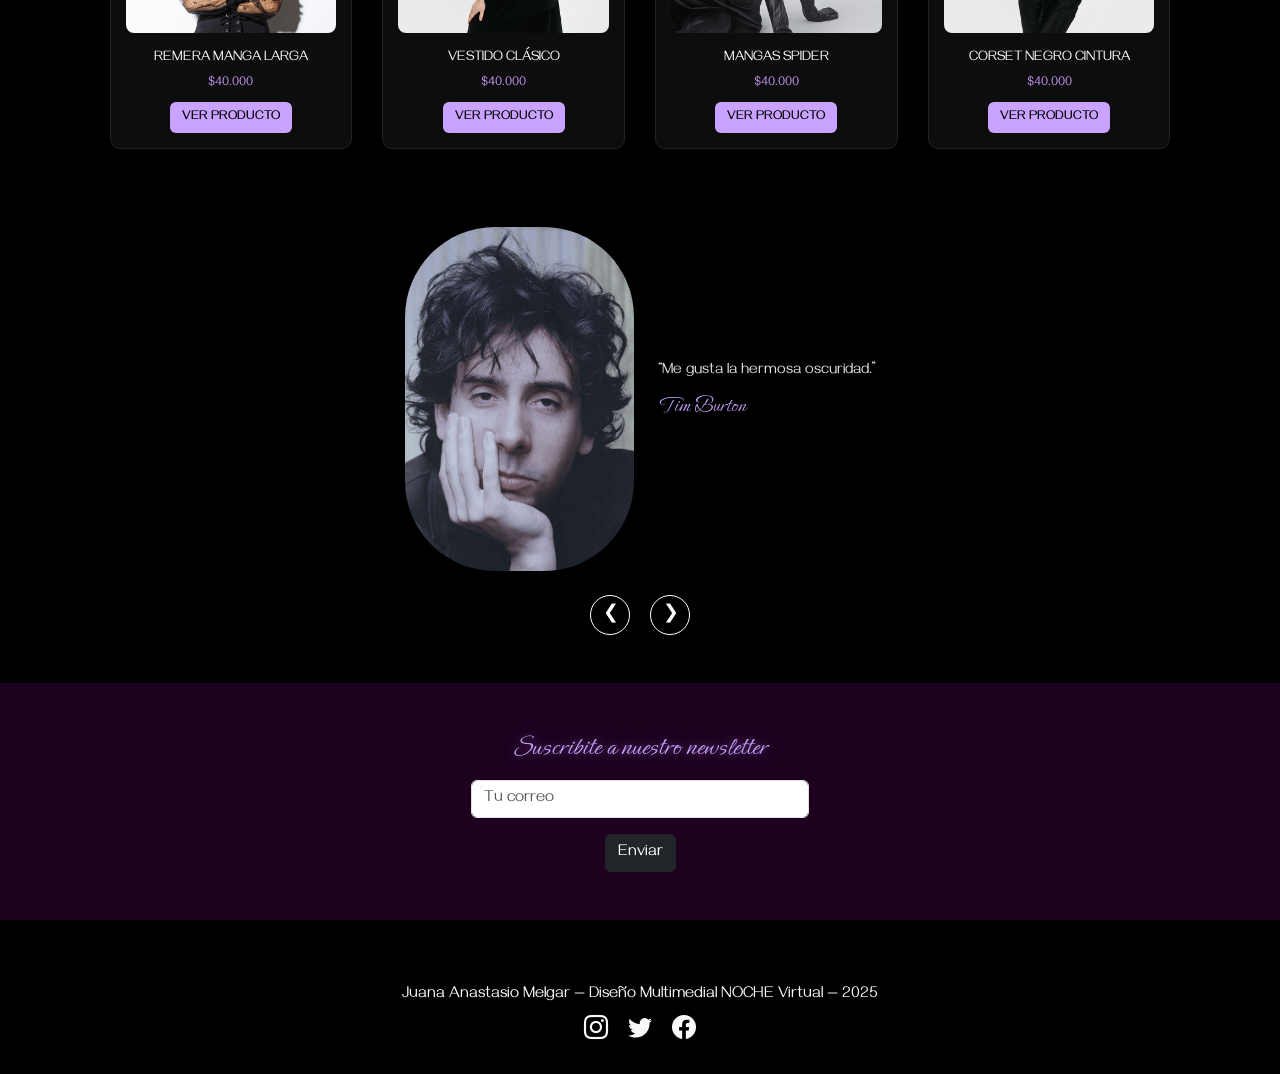
<file: secciones/productos.html>
<!DOCTYPE html>
<html lang="es">
  <head>
    <meta charset="UTF-8" />
    <meta name="viewport" content="width=device-width, initial-scale=1.0" />
    <title>Productos</title>

    <link
      href="https://cdn.jsdelivr.net/npm/bootstrap@5.3.2/dist/css/bootstrap.min.css"
      rel="stylesheet"
    />

    <link
      href="https://fonts.googleapis.com/css2?family=Ephesis&family=Gayathri:wght@400;600&display=swap"
      rel="stylesheet"
    />

    <link
      href="https://cdn.jsdelivr.net/npm/bootstrap-icons@1.11.3/font/bootstrap-icons.css"
      rel="stylesheet"
    />
    <link rel="stylesheet" href="../css/estilos.css" />
  </head>

  <body class="bg-black text-light">
    <!-- NAVBAR -->
    <header>
      <nav class="navbar navbar-expand-lg navbar-dark bg-black fixed-top">
        <div class="container">
          <a href="../index.html" class="navbar-brand fw-bold">Gótico</a>

          <button
            class="navbar-toggler"
            type="button"
            data-bs-toggle="collapse"
            data-bs-target="#navMenu"
          >
            <span class="navbar-toggler-icon"></span>
          </button>

          <div class="collapse navbar-collapse" id="navMenu">
            <ul class="navbar-nav ms-auto">
              <li class="nav-item">
                <a href="../index.html" class="nav-link">Inicio</a>
              </li>

              <li class="nav-item">
                <a href="productos.html" class="nav-link active">Productos</a>
              </li>
            </ul>
          </div>
        </div>
      </nav>
    </header>

    <!-- HERO -->
    <section class="hero hero--short">
      <picture>
        <source
          media="(max-width: 576px)"
          srcset="../multimedia/img_finclasico_cel.jpg"
        />
        <source
          media="(max-width: 992px)"
          srcset="../multimedia/img_finclasico_tablet.jpg"
        />
        <source
          media="(min-width: 993px)"
          srcset="../multimedia/img_finclasico_pc.jpg"
        />
        <img src="multimedia/img_finclasico_pc.jpg" alt="Portada productos" class="img-fluid" />
      </picture>
      <h2 class="hero-text">Gotico clasico</h2>
    </section>


    <!-- FILTROS -->
    <button
      class="filtros-mobile-btn"
      onclick="document.getElementById('menuFiltros').classList.toggle('show')"
    >
      Filtros
    </button>

    <div class="filtros-mobile" id="menuFiltros">
      <button>Superior</button>
      <button>Inferior</button>
      <button>Calzado</button>
      <button>Accesorios</button>
    </div>

<!-- NUEVOS INGRESOS -->
    <section class="nuevos-ingresos mt-5">
      <div class="contenedor-nuevos-ingresos">
        <h2 class="titulo-centro">Nuevos Ingresos</h2>

        <div class="fila-pequenas">
          <picture>
            <source
              media="(max-width: 576px)"
              srcset="../multimedia/pantalon1_cel.jpg"
            />
            <source
              media="(max-width: 992px)"
              srcset="../multimedia/pantalon1_pc.jpg"
            />
            <source
              media="(min-width: 993px)"
              srcset="../multimedia/pantalon1_pc.jpg"
            />
            <img src="../multimedia/pantalon1_pc.jpg" alt="" />
          </picture>
          <picture>
            <source
              media="(max-width: 576px)"
              srcset="../multimedia/top1_cel.jpg"
            />
            <source
              media="(max-width: 992px)"
              srcset="../multimedia/top1_pc.jpg"
            />
            <source
              media="(min-width: 993px)"
              srcset="../multimedia/top1_pc.jpg"
            />
            <img src="../multimedia/top1_pc.jpg" alt="" />
          </picture>
          <picture>
            <source
              media="(max-width: 576px)"
              srcset="../multimedia/vestido1_cel.jpg"
            />
            <source
              media="(max-width: 992px)"
              srcset="../multimedia/vestido1_pc.jpg"
            />
            <source
              media="(min-width: 993px)"
              srcset="../multimedia/vestido1_pc.jpg"
            />
            <img src="../multimedia/vestido1_pc.jpg" alt="" />
          </picture>
          <picture>
            <source
              media="(max-width: 576px)"
              srcset="../multimedia/zapa1_cel.jpg"
            />
            <source
              media="(max-width: 992px)"
              srcset="../multimedia/zapa1_pc.jpg"
            />
            <source
              media="(min-width: 993px)"
              srcset="../multimedia/zapa1_pc.jpg"
            />
            <img src="../multimedia/zapa1_pc.jpg" alt="" />
          </picture>
        </div>

        <div class="grid-nuevos">
          <div class="left-big">
            <picture>
              <source
                media="(max-width: 576px)"
                srcset="../multimedia/imggrande_cel.jpg"
              />
              <source
                media="(max-width: 992px)"
                srcset="../multimedia/imggrande_pc.jpg"
              />
              <source
                media="(min-width: 993px)"
                srcset="../multimedia/imggrande_pc.jpg"
              />
              <img src="../multimedia/imggrande_pc.jpg" alt="" />
            </picture>
          </div>

          <div class="right-top">
            <picture>
              <source
                media="(max-width: 576px)"
                srcset="../multimedia/imgmediana_cel.jpg"
              />
              <source
                media="(max-width: 992px)"
                srcset="../multimedia/imgmediana_pc.jpg"
              />
              <source
                media="(min-width: 993px)"
                srcset="../multimedia/imgmediana_pc.jpg"
              />
              <img src="../multimedia/imgmediana_pc.jpg" alt="" />
            </picture>
          </div>

          <div class="right-bottom">
            <picture>
              <source
                media="(max-width: 576px)"
                srcset="../multimedia/imgmediana2_cel.jpg"
              />
              <source
                media="(max-width: 992px)"
                srcset="../multimedia/imgmediana2_pc.jpg"
              />
              <source
                media="(min-width: 993px)"
                srcset="../multimedia/imgmediana2_pc.jpg"
              />
              <img src="../multimedia/imgmediana2_pc.jpg" alt="" />
            </picture>
          </div>
        </div>
      </div>
    </section>

    <section class="productos">
      <h2 class="titulo-centro">Productos</h2>

      <div class="productos-grid">
        <div class="producto">
          <picture>
              <source
                media="(max-width: 576px)"
                srcset="../multimedia/pantalon2_cel.jpg"
              />
              <source
                media="(max-width: 992px)"
                srcset="../multimedia/pantalon2_pc.jpg"
              />
              <source
                media="(min-width: 993px)"
                srcset="../multimedia/pantalon2_pc.jpg"
              />
              <img src="../multimedia/pantalon2_pc.jpg" alt="" />
            </picture>
          <h3>REMERA MANGA LARGA</h3>
          <p class="precio">$40.000</p>
          <a href="detalle-producto.html" class="btn-ver">VER PRODUCTO</a>
        </div>

        <div class="producto">
          <picture>
              <source
                media="(max-width: 576px)"
                srcset="../multimedia/top1_cel.jpg"
              />
              <source
                media="(max-width: 992px)"
                srcset="../multimedia/top1_pc.jpg"
              />
              <source
                media="(min-width: 993px)"
                srcset="../multimedia/top1_pc.jpg"
              />
              <img src="../multimedia/top1_pc.jpg" alt="" />
            </picture>
          <h3>VESTIDO CLÁSICO</h3>
          <p class="precio">$40.000</p>
          <a href="detalle-producto.html" class="btn-ver">VER PRODUCTO</a>
        </div>

        <div class="producto">
          <picture>
              <source
                media="(max-width: 576px)"
                srcset="../multimedia/zapa1_cel.jpg"
              />
              <source
                media="(max-width: 992px)"
                srcset="../multimedia/zapa1_pc.jpg"
              />
              <source
                media="(min-width: 993px)"
                srcset="../multimedia/zapa1_pc.jpg"
              />
              <img src="../multimedia/zapa1_pc.jpg" alt="" />
            </picture>
          <h3>MANGAS SPIDER</h3>
          <p class="precio">$40.000</p>
          <a href="detalle-producto.html" class="btn-ver">VER PRODUCTO</a>
        </div>

        <div class="producto">
          <picture>
              <source
                media="(max-width: 576px)"
                srcset="../multimedia/zapa4_cel.jpg"
              />
              <source
                media="(max-width: 992px)"
                srcset="../multimedia/zapa4_pc.jpg"
              />
              <source
                media="(min-width: 993px)"
                srcset="../multimedia/zapa4_pc.jpg"
              />
              <img src="../multimedia/zapa4_pc.jpg" alt="" />
            </picture>
          <h3>CORSET NEGRO CINTURA</h3>
          <p class="precio">$40.000</p>
          <a href="detalle-producto.html" class="btn-ver">VER PRODUCTO</a>
        </div>
      </div>
    </section>

    <!-- CARRUSEL -->
    <section class="py-5 carrusel-autores">
      <div class="container d-flex flex-column align-items-center">
        <div
          id="carruselAutores"
          class="carousel slide"
          data-bs-ride="carousel"
        >
          <div class="carousel-inner">
            <div class="carousel-item active">
              <div
                class="d-flex justify-content-center align-items-center gap-4 slide-contenido"
              >
                <picture>
                  <source
                    media="(max-width: 576px)"
                    srcset="../multimedia/nota_autor1_cel.jpg"
                  />
                  <source
                    media="(max-width: 992px)"
                    srcset="../multimedia/nota_autor1.jpg"
                  />
                  <source
                    media="(min-width: 993px)"
                    srcset="../multimedia/nota_autor1.jpg"
                  />
                  <img
                    src="../multimedia/nota_autor1.jpg"
                    class="foto-autor"
                    alt="Autor 1"
                  />
                </picture>
                <div class="texto-autor">
                  <p class="frase">“Me gusta la hermosa oscuridad.”</p>
                  <p class="autor">Tim Burton</p>
                </div>
              </div>
            </div>

            <div class="carousel-item">
              <div
                class="d-flex justify-content-center align-items-center gap-4 slide-contenido"
              >
                <picture>
                  <source
                    media="(max-width: 576px)"
                    srcset="../multimedia/nota_autor2_cel.jpg"
                  />
                  <source
                    media="(max-width: 992px)"
                    srcset="../multimedia/nota_autor2.jpg"
                  />
                  <source
                    media="(min-width: 993px)"
                    srcset="../multimedia/nota_autor2.jpg"
                  />
                  <img
                    src="../multimedia/nota_autor2.jpg"
                    class="foto-autor"
                    alt="Autor 2"
                  />
                </picture>
                <div class="texto-autor">
                  <p class="frase">
                    “Los cuentos de hadas son más que verdad: no porque nos
                    digan que los dragones existen, sino porque nos enseñan que
                    pueden ser vencidos.”
                  </p>
                  <p class="autor">Guillermo del Toro</p>
                </div>
              </div>
            </div>
          </div>

          <div class="text-center mt-4">
            <button
              class="btn flecha me-3"
              type="button"
              data-bs-target="#carruselAutores"
              data-bs-slide="prev"
            >
              ❮
            </button>
            <button
              class="btn flecha"
              type="button"
              data-bs-target="#carruselAutores"
              data-bs-slide="next"
            >
              ❯
            </button>
          </div>
        </div>
      </div>
    </section>

    <section class="py-5 text-center fondo-newsletter">
      <div class="container">
        <h3 class="titulo mb-3">Suscribite a nuestro newsletter</h3>
        <form class="d-inline-block" style="max-width: 400px">
          <input
            type="email"
            class="form-control mb-3"
            placeholder="Tu correo"
          />
          <button type="submit" class="btn btn-dark">Enviar</button>
        </form>
      </div>
    </section>

    <footer class="py-4 bg-black text-center">
      <p class="mb-0">
        Juana Anastasio Melgar — Diseño Multimedial NOCHE Virtual — 2025
      </p>
      <div class="mt-2">
        <a href="#" class="text-light mx-2"
          ><i class="bi bi-instagram fs-4"></i
        ></a>
        <a href="#" class="text-light mx-2"
          ><i class="bi bi-twitter fs-4"></i
        ></a>
        <a href="#" class="text-light mx-2"
          ><i class="bi bi-facebook fs-4"></i
        ></a>
      </div>
    </footer>

    <script src="https://cdn.jsdelivr.net/npm/bootstrap@5.3.2/dist/js/bootstrap.bundle.min.js"></script>
  </body>
</html>
</file>
<file: css/estilos.css>
* {
  box-sizing: border-box;
}
html,
body {
  height: 100%;
}

body {
  font-family: "Gayathri", sans-serif;
  background-color: #000000;
  color: #ddd;
  -webkit-font-smoothing: antialiased;
  -moz-osx-font-smoothing: grayscale;
  line-height: 1.4;
  padding: 0;
  margin: 0;
}

.titulo {
  font-family: "Ephesis", cursive;
  color: #c9a3ff;
  text-shadow: 0 0 10px rgba(201, 163, 255, 0.5);
}

.navbar-brand,
.nav-link {
  transition: color 0.3s ease;
}

.nav-links,
.navbar-nav {
  list-style: none;
  display: flex;
  gap: 16px;
  padding-left: 0;
  margin: 0;
  align-items: center;
  flex-wrap: nowrap;
}

.nav-links a,
.navbar-nav .nav-link {
  color: #fff;
  text-decoration: none;
  font-size: 15px;
  display: inline-block;
}

.nav-links a.activo,
.navbar-nav .nav-link.active,
.navbar-nav .nav-link.activo {
  color: #c9a3ff;
  font-weight: bold;
  text-shadow: 0 0 8px rgba(201, 163, 255, 0.8);
}

.nav-link:hover {
  color: #c9a3ff !important;
  text-shadow: 0 0 8px rgba(201, 163, 255, 0.8) !important;
}

.hero {
  position: relative;
}

.hero--short {
  min-height: 380px;
  height: 380px;
}

.hero img {
  width: 100%;
  height: 100%;
  object-fit: cover;
}

.hero .overlay {
  position: absolute;
  inset: 0;
  background: rgba(0, 0, 0, 0.6);
  z-index: 1;
}

.hero picture {
  display: block;
  width: 100%;
  height: 100%;
}

.hero-text {
  position: absolute;
  z-index: 2;
  top: 50%;
  left: 50%;
  transform: translate(-50%, -50%);
  font-size: 2rem;
  font-weight: 700;
  color: #fff;
  text-shadow: 0 0 12px rgba(201, 163, 255, 0.6);
}

.seccion-intro {
  background-color: #000000; 
}

/* ---------- SECCIONES---------- */
.tema {
  background-size: cover;
  background-position: center;
  position: relative;
  color: #f5f5f5;
  padding: 40px 20px;
}

#gotico-clasico {
  background-image: url("../multimedia/fondo_clasico.jpg");
}
#moderno {
  background-image: url("../multimedia/fondo_moderno.jpg");
}
#contemporaneo {
  background-image: url("../multimedia/fondo_contempo.jpg");
}

.overlay-dark {
    position: absolute;
    top: 0;
    left: 0;
    width: 100%;
    height: 100%;
    background-color: rgba(0, 0, 0, 0.7); /* Opacidad al 70% */
    z-index: 1; 
}

.tema .container {
    position: relative;
    z-index: 2;
}

.sombra {
  box-shadow: 0 0 15px rgba(0, 0, 0, 0.7);
  transition: transform 0.3s ease;
}
.sombra:hover {
  transform: scale(1.05);
}

.carrusel-autores {
  background-color: #000;
  padding: 30px 0;
}
.slide-contenido {
  max-width: 750px;
  margin: 0 auto;
  text-align: center;
  display: flex;
  flex-direction: column;
  gap: 1rem;
  align-items: center;
  padding: 0 12px;
}

.foto-autor {
  width: 180px;
  height: auto;
  object-fit: cover;
  border-radius: 90px;
  flex-shrink: 0;
}

.texto-autor .frase {
  color: #ddd;
  margin-bottom: 8px;
  font-size: 0.95rem;
}

.texto-autor .autor {
  color: #c9a3ff;
  font-family: "Ephesis", cursive;
  font-size: 1.3rem;
  margin-top: 6px;
}

.fondo-newsletter {
    background-color: #1E001F;
}

.flecha {
  background: none;
  color: white;
  border: 1px solid white;
  width: 40px;
  height: 40px;
  border-radius: 50%;
  font-size: 1.2rem;
  transition: 0.3s;
}
.flecha:hover {
  background-color: white;
  color: black;
}

.filtros {
  display: none;
}
.filtros-mobile-btn {
  display: block;
  width: 100%;
  background: #111;
  color: white;
  padding: 12px;
  text-align: center;
  border: none;
  font-size: 1.05rem;
}
.filtros-mobile {
  display: none;
  flex-direction: column;
  background: #1a1a1a;
  padding: 10px;
}
.filtros-mobile.show {
  display: flex !important;
}
.filtros-mobile button {
  background: #333;
  border: none;
  color: white;
  padding: 10px;
  margin-bottom: 8px;
}

/* ---------- NUEVOS INGRESOS---------- */
.nuevos-ingresos {
  padding: 30px 16px;
  text-align: center;
}
.titulo-centro {
  text-align: center;
  font-size: 1.6rem;
  color: #c9a3ff;
  margin-bottom: 18px;
  font-family: "Ephesis", cursive;
  text-shadow: 0 0 8px rgba(201, 163, 255, 0.6);
}

.contenedor-nuevos-ingresos {
  width: 100%;
  max-width: 1200px;
  margin: 0 auto;
}

.fila-pequenas {
  display: flex;
  overflow-x: scroll;
  overflow-y: hidden;
  gap: 10px;
  padding-bottom: 15px;
  flex-wrap: nowrap;
}
.fila-pequenas picture {
  flex: 0 0 75vw;
}
.fila-pequenas picture img {
  width: 100%;
  height: 280px;
  object-fit: cover;
  border-radius: 10px;
}

.ovalado {
  border-radius: 90px;
}
.glow {
  box-shadow: 0 0 15px #c9a3ff;
}

.grid-nuevos {
  display: grid;
  grid-template-columns: 1fr;
  grid-template-rows: auto;
  gap: 10px;
  margin-top: 30px;
}
.left-big img,
.right-top img,
.right-bottom img {
  width: 100%;
  height: auto;
  object-fit: cover;
  border-radius: 10px;
}

/* ---------- PRODUCTOS---------- */
.productos {
  padding: 30px 16px;
}
.productos-grid {
  display: grid;
  grid-template-columns: 1fr; /* 1 column mobile */
  gap: 18px;
  width: 100%;
  margin: 0 auto;
  align-items: start;
}

/* cards*/
.producto {
  background: #0d0d0d;
  padding: 14px;
  border-radius: 10px;
  box-shadow: 0 0 12px rgba(0, 0, 0, 0.6);
  text-align: center;
  border: 1px solid #222;
  transition: transform 0.25s ease, box-shadow 0.25s ease;
}
.producto:hover {
  transform: translateY(-6px);
  box-shadow: 0 6px 18px rgba(0, 0, 0, 0.6);
}

.producto img {
  width: 100%;
  height: 200px;
  object-fit: cover;
  border-radius: 8px;
  margin-bottom: 10px;
}

.producto h3 {
  font-size: 1rem;
  margin: 8px 0 6px;
  color: #fff;
}

.precio {
  font-size: 0.95rem;
  opacity: 0.95;
  margin-bottom: 10px;
  color: #c9a3ff;
}

.btn-ver {
  display: inline-block;
  padding: 8px 14px;
  background: #c9a3ff;
  border: none;
  color: #000;
  border-radius: 6px;
  cursor: pointer;
  font-weight: 600;
  text-decoration: none;
}
.btn-ver:hover {
  background: #b689ff;
}

.formulario {
  padding: 30px 16px;
  text-align: center;
}
.formulario form {
  display: flex;
  flex-direction: column;
  width: 100%;
  margin: 0 auto;
  gap: 12px;
}
.formulario input,
.formulario textarea {
  padding: 12px;
  border: none;
  border-radius: 8px;
  background: #222;
  color: #fff;
}
.formulario button {
  padding: 10px;
  background: #c9a3ff;
  border: none;
  border-radius: 6px;
  cursor: pointer;
  color: #000;
  font-weight: 600;
}
.formulario button:hover {
  background: #b689ff;
}

form.d-inline-block {
  max-width: 400px;
  margin: 0 auto;
}

/* ---------- DETALLE PRODUCTO  ---------- */
.detalle-producto {
  padding: 100px 16px 20px 16px;
}
.detalle-producto .img-grande {
  width: 100%;
  display: block;
  margin: 0 auto 12px;
  border-radius: 8px;
}

.detalle-producto .minis-col {
  display: flex;
  gap: 10px;
  justify-content: space-between;
  margin-bottom: 15px;
  flex-direction: row;
}

.detalle-producto .minis-col picture {
  width: 31%;
  flex-shrink: 0;
}
.detalle-producto .minis-col img {
  width: 100%;
  height: 80px;
  object-fit: cover;
  border-radius: 6px;
}
.titulo-producto {
  font-size: 1.8rem;
  margin-top: 15px;
}
.precio-detalle {
  font-size: 1.2rem;
  color: #c9a3ff;
  font-weight: bold;
}

/* ---------- FOOTER ---------- */
footer {
  padding: 20px;
  text-align: center;
  background: #000;
  margin-top: 40px;
}
footer p {
  margin-bottom: 0.5rem;
}
footer a:hover {
  color: #c9a3ff;
}

/* ---------- TABLET ---------- */
@media screen and (min-width: 556px) {
  .navbar-nav .nav-item {
    margin-left: 1.2rem;
  }

  .scroll-img-row {
    display: flex !important;
    flex-direction: row !important;
    gap: 1rem;
    overflow-x: auto !important;
    overflow-y: hidden !important;
    width: 100%;
    padding-bottom: 1rem;
    scroll-snap-type: x mandatory;
    align-items: center;
  }

  .scroll-img-row picture {
    flex: 0 0 80% !important;
    scroll-snap-align: center;
  }

  .scroll-img-row img {
    width: 100% !important;
    height: auto !important;
    display: block;
    border-radius: 12px;
  }

  .scroll-img-row::-webkit-scrollbar {
    display: none;
  }

  .contenedor-nuevos-ingresos {
    width: 90%;
  }

  .fila-pequenas {
    display: grid;
    overflow-x: visible;
    grid-template-columns: repeat(4, 1fr);
    gap: 15px;
  }
  .fila-pequenas picture {
    flex: initial;
  }
  .fila-pequenas picture img {
    height: 250px;
  }

  .grid-nuevos {
    grid-template-columns: 1.2fr 1fr;
    grid-template-rows: 1fr 1fr;
    gap: 12px;
  }
  .left-big {
    grid-row: 1 / 3;
  }
  .left-big img,
  .right-top img,
  .right-bottom img {
    width: 100%;
    height: 100%;
  }

  .productos-grid {
    grid-template-columns: repeat(2, 1fr);
    gap: 22px;
    width: 90%;
    margin: 0 auto;
  }

  .producto {
    padding: 15px;
  }
  .producto img {
    height: 180px;
    object-fit: cover;
    border-radius: 8px;
  }
  .producto h3 {
    font-size: 14px;
  }
  .precio {
    font-size: 13px;
  }
  .btn-ver {
    padding: 6px 12px;
    font-size: 13px;
  }

  .slide-contenido {
    flex-direction: row;
    text-align: left;
    align-items: center;
    gap: 1.2rem;
  }
  .foto-autor {
    width: 220px;
    height: auto;
    border-radius: 80px;
  }
}

/* ---------- DESKTOP ---------- */
@media screen and (min-width: 991px) {
  .navbar-nav .nav-item {
    margin-left: 2rem;
  }

/* Para el scroll de las tres img */
  .scroll-img-row {
    overflow-x: auto;
    flex-wrap: nowrap; 
    justify-content: flex-start; 
    padding-bottom: 1rem; 
  }

  .scroll-img-row picture {
    flex: 0 0 auto;
    min-width: 450px; 
    scroll-snap-align: start;
  }

  .scroll-img-row img {
    height: 350px; 
  }

  .hero--short {
    height: 380px;
    min-height: 380px;
  }

  .filtros {
    display: flex;
    align-items: center;
    gap: 15px;
    padding: 40px;
    justify-content: center;
  }
  .filtros-box {
    padding: 10px 20px;
    background: #222;
    border: 1px solid #666;
    border-radius: 6px;
    color: #c9a3ff;
    font-weight: 600;
  }
  .filtros button {
    padding: 8px 15px;
    background: none;
    border: 1px solid #555;
    border-radius: 5px;
    color: #fff;
    cursor: pointer;
    transition: 0.3s;
  }
  .filtros button:hover {
    background: #c9a3ff;
    border-color: #c9a3ff;
    color: #000;
  }

  .contenedor-nuevos-ingresos {
    width: 85%;
  }

  .fila-pequenas picture img {
    height: 300px;
  }

  .grid-nuevos {
    gap: 15px;
  }

  .left-big img,
  .right-top img,
  .right-bottom img {
    border-radius: 12px;
  }

  .productos-grid {
    grid-template-columns: repeat(4, 1fr);
    gap: 30px;
    width: 85%;
    margin: 0 auto;
  }

  .hero-text {
    font-size: 46px;
  }

  .slide-contenido {
    flex-direction: row;
    text-align: left;
    max-width: 900px;
  }

  .foto-autor {
    width: 229px;
    height: 344px;
    border-radius: 90px;
  }

  .detalle-producto {
    max-width: 1100px;
    margin: 0 auto;
  }

  .detalle-producto .row {
    align-items: flex-start;
  }

  .detalle-producto .minis-col {
    display: flex;
    flex-direction: column;
    justify-content: space-between;
    height: 500px;
  }

  .detalle-producto .minis-col picture {
    flex: 1;
    margin-bottom: 10px;
    width: 100%;
  }

  .detalle-producto .minis-col img {
    height: 150px;
  }

  .detalle-producto .img-grande {
    width: 100%;
    height: 500px;
    object-fit: cover;
    display: block;
    margin-bottom: 0;
    border-radius: 12px;
  }
  .detalle-producto .col-lg-3 {
    height: auto;
  }
}
</file>
